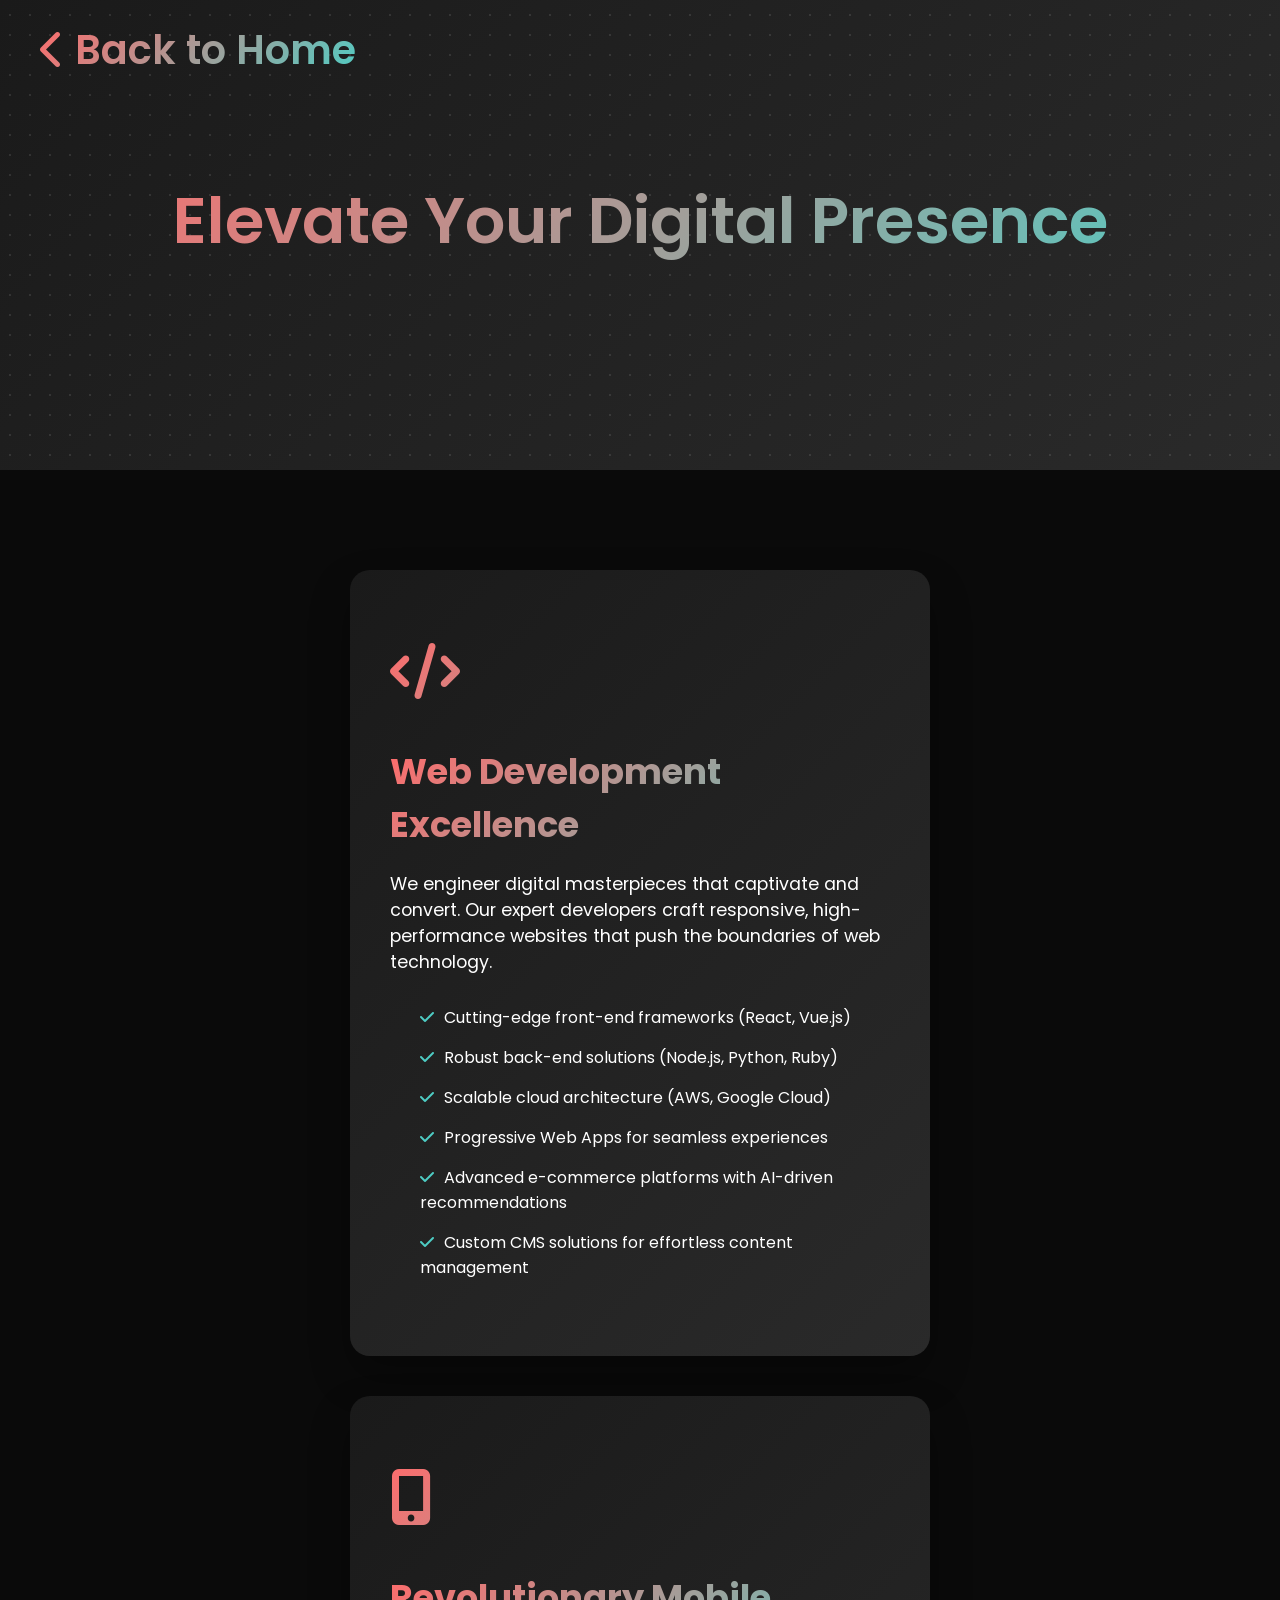
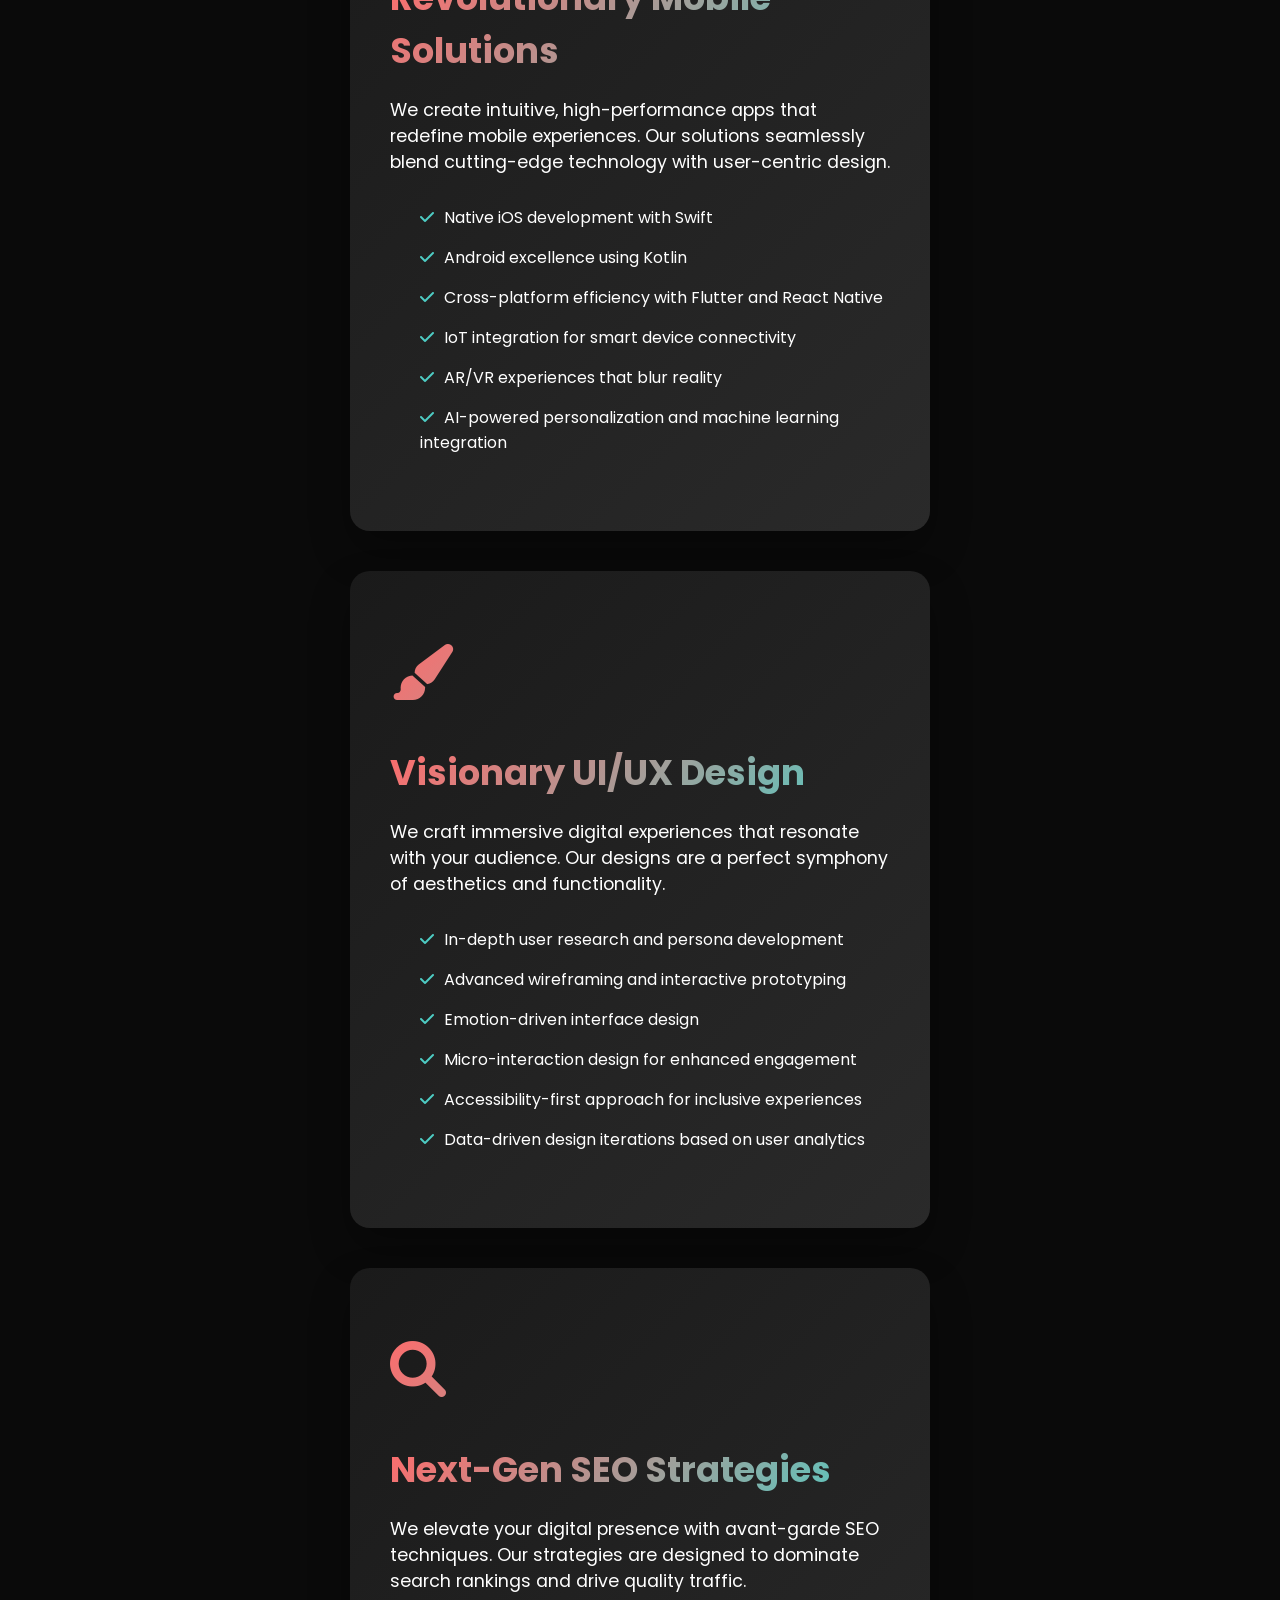
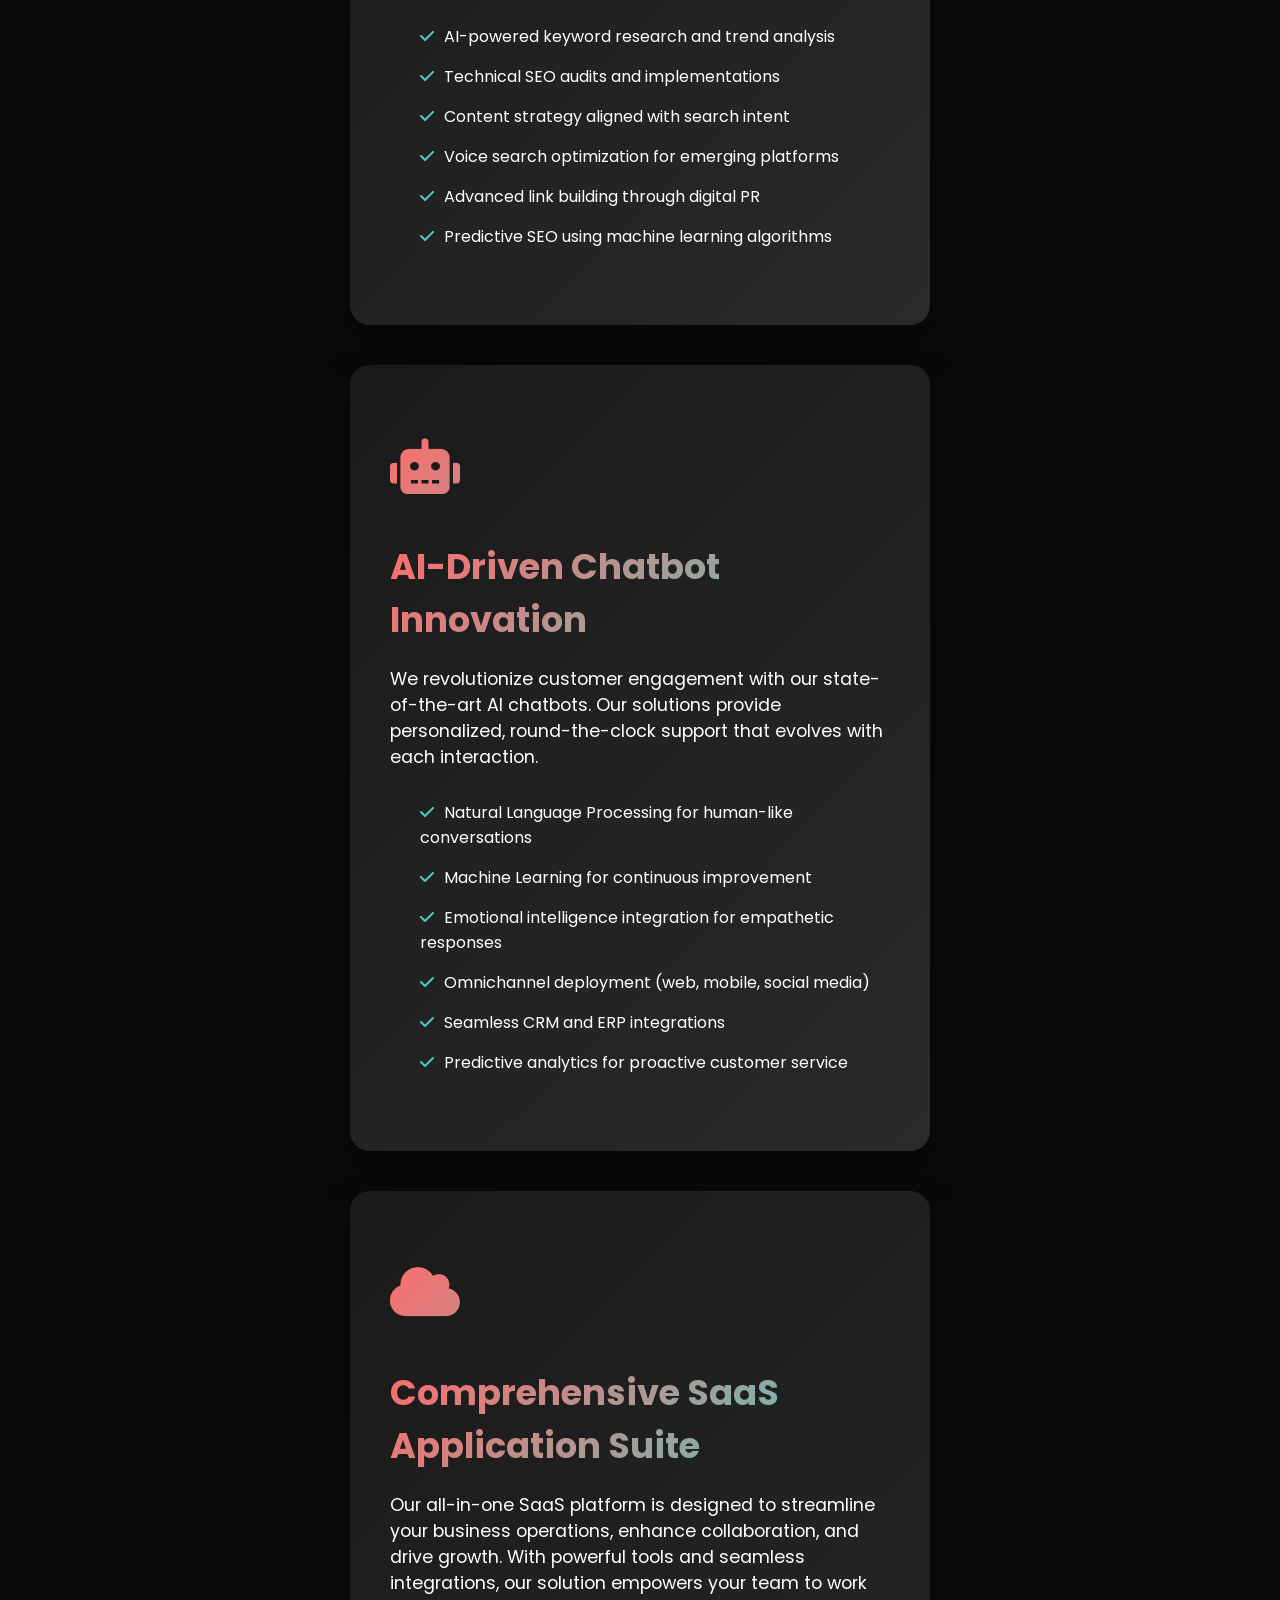
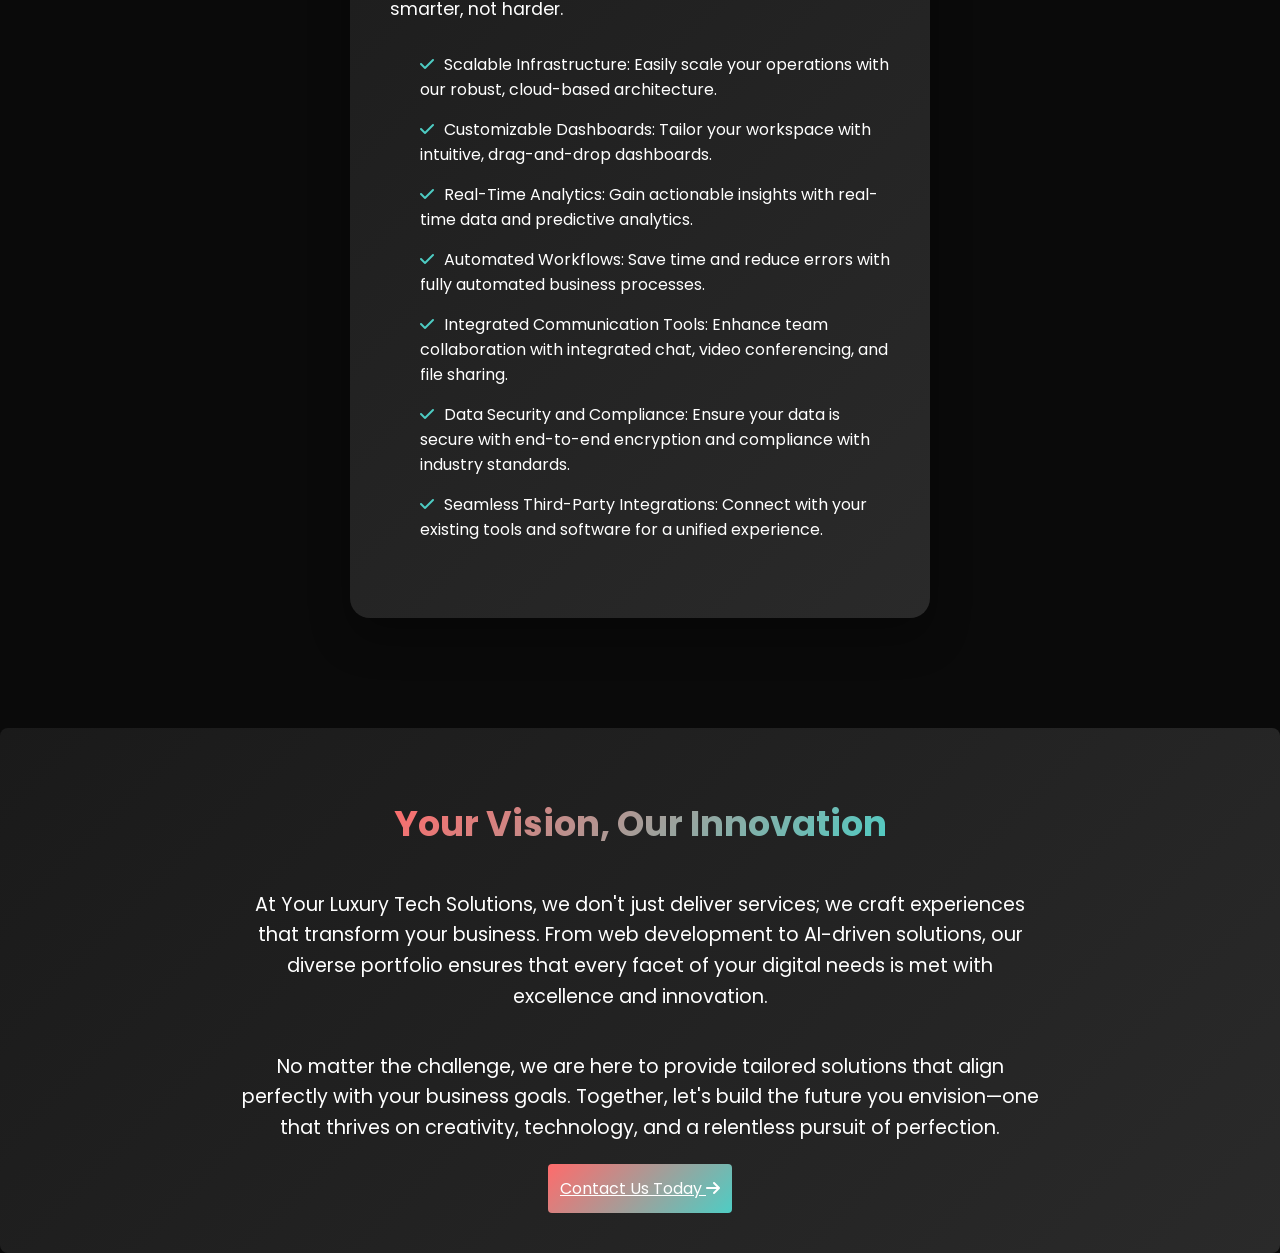
<file: all-services.html>
<!DOCTYPE html>
<html lang="en">
<head>
    <meta charset="UTF-8">
    <meta name="viewport" content="width=device-width, initial-scale=1.0">
    <title>Our Services - Your Luxury Tech Solutions</title>
    <link rel="stylesheet" href="servicesStyles.css">
    <link rel="stylesheet" href="https://cdnjs.cloudflare.com/ajax/libs/font-awesome/6.0.0-beta3/css/all.min.css">
</head>
<body>
    <header>
        <!-- Add your navigation menu here -->
        <nav>
            <a href="index.html" class="back-button">
                <i class="fas fa-chevron-left"></i> Back to Home
            </a>
        </nav>
    </header>

    <main class="all-services-page">
        <section class="hero-section">
            <h1>Elevate Your Digital Presence</h1>
            <p>Bespoke solutions crafted with precision and innovation</p>
        </section>

        <section class="services-container">
            <div class="service-column" data-service="web">
                <div class="service-icon"><i class="fas fa-code"></i></div>
                <h2>Web Development Excellence</h2>
                <p>We engineer digital masterpieces that captivate and convert. Our expert developers craft responsive, high-performance websites that push the boundaries of web technology.</p>
                <ul>
                    <li>Cutting-edge front-end frameworks (React, Vue.js)</li>
                    <li>Robust back-end solutions (Node.js, Python, Ruby)</li>
                    <li>Scalable cloud architecture (AWS, Google Cloud)</li>
                    <li>Progressive Web Apps for seamless experiences</li>
                    <li>Advanced e-commerce platforms with AI-driven recommendations</li>
                    <li>Custom CMS solutions for effortless content management</li>
                </ul>
            </div>

            <div class="service-column" data-service="mobile">
                <div class="service-icon"><i class="fas fa-mobile-alt"></i></div>
                <h2>Revolutionary Mobile Solutions</h2>
                <p>We create intuitive, high-performance apps that redefine mobile experiences. Our solutions seamlessly blend cutting-edge technology with user-centric design.</p>
                <ul>
                    <li>Native iOS development with Swift</li>
                    <li>Android excellence using Kotlin</li>
                    <li>Cross-platform efficiency with Flutter and React Native</li>
                    <li>IoT integration for smart device connectivity</li>
                    <li>AR/VR experiences that blur reality</li>
                    <li>AI-powered personalization and machine learning integration</li>
                </ul>
            </div>

            <div class="service-column" data-service="uiux">
                <div class="service-icon"><i class="fas fa-paint-brush"></i></div>
                <h2>Visionary UI/UX Design</h2>
                <p>We craft immersive digital experiences that resonate with your audience. Our designs are a perfect symphony of aesthetics and functionality.</p>
                <ul>
                    <li>In-depth user research and persona development</li>
                    <li>Advanced wireframing and interactive prototyping</li>
                    <li>Emotion-driven interface design</li>
                    <li>Micro-interaction design for enhanced engagement</li>
                    <li>Accessibility-first approach for inclusive experiences</li>
                    <li>Data-driven design iterations based on user analytics</li>
                </ul>
            </div>

            <div class="service-column" data-service="seo">
                <div class="service-icon"><i class="fas fa-search"></i></div>
                <h2>Next-Gen SEO Strategies</h2>
                <p>We elevate your digital presence with avant-garde SEO techniques. Our strategies are designed to dominate search rankings and drive quality traffic.</p>
                <ul>
                    <li>AI-powered keyword research and trend analysis</li>
                    <li>Technical SEO audits and implementations</li>
                    <li>Content strategy aligned with search intent</li>
                    <li>Voice search optimization for emerging platforms</li>
                    <li>Advanced link building through digital PR</li>
                    <li>Predictive SEO using machine learning algorithms</li>
                </ul>
            </div>

            <div class="service-column" data-service="chatbot">
                <div class="service-icon"><i class="fas fa-robot"></i></div>
                <h2>AI-Driven Chatbot Innovation</h2>
                <p>We revolutionize customer engagement with our state-of-the-art AI chatbots. Our solutions provide personalized, round-the-clock support that evolves with each interaction.</p>
                <ul>
                    <li>Natural Language Processing for human-like conversations</li>
                    <li>Machine Learning for continuous improvement</li>
                    <li>Emotional intelligence integration for empathetic responses</li>
                    <li>Omnichannel deployment (web, mobile, social media)</li>
                    <li>Seamless CRM and ERP integrations</li>
                    <li>Predictive analytics for proactive customer service</li>
                </ul>
            </div>
            <div class="service-column" data-service="saas">
                <div class="service-icon"><i class="fas fa-cloud"></i></div>
                <h2>Comprehensive SaaS Application Suite</h2>
                <p>Our all-in-one SaaS platform is designed to streamline your business operations, enhance collaboration, and drive growth. With powerful tools and seamless integrations, our solution empowers your team to work smarter, not harder.</p>
                <ul>
                    <li>Scalable Infrastructure: Easily scale your operations with our robust, cloud-based architecture.</li>
                    <li>Customizable Dashboards: Tailor your workspace with intuitive, drag-and-drop dashboards.</li>
                    <li>Real-Time Analytics: Gain actionable insights with real-time data and predictive analytics.</li>
                    <li>Automated Workflows: Save time and reduce errors with fully automated business processes.</li>
                    <li>Integrated Communication Tools: Enhance team collaboration with integrated chat, video conferencing, and file sharing.</li>
                    <li>Data Security and Compliance: Ensure your data is secure with end-to-end encryption and compliance with industry standards.</li>
                    <li>Seamless Third-Party Integrations: Connect with your existing tools and software for a unified experience.</li>
                 </ul>
            </div>
            
        </section>
        <section class="conclusion-section">
            <h2>Your Vision, Our Innovation</h2>
            <p>At Your Luxury Tech Solutions, we don't just deliver services; we craft experiences that transform your business. From web development to AI-driven solutions, our diverse portfolio ensures that every facet of your digital needs is met with excellence and innovation.</p>
            <p>No matter the challenge, we are here to provide tailored solutions that align perfectly with your business goals. Together, let's build the future you envision—one that thrives on creativity, technology, and a relentless pursuit of perfection.</p>
            <a href="contact" class="contact-link">Contact Us Today <i class="fas fa-arrow-right"></i></a>
        </section>
    </main>

    <footer>
        <!-- Add your footer content here -->
    </footer>

    <script src="script.js"></script>
</body>
<div class="luxury-decor"></div>
</html>
</file>
<file: servicesStyles.css>
@import url('https://fonts.googleapis.com/css2?family=Poppins:wght@300;400;600&display=swap');

body {
    font-family: 'Poppins', sans-serif;
    background-color: #0a0a0a;
    color: #ffffff;
    margin: 0;
    padding: 0;

}
.back-button {
    position: fixed;
    top: 20px;
    left: 40px;
    background: linear-gradient(135deg, #ff6b6b, #4ecdc4);
    -webkit-background-clip: text;
    -webkit-text-fill-color: transparent;
    text-decoration: none;
    font-weight: 600;
    font-size: 40px;
    transition: all 0.3s ease;
    z-index: 1000;
}
.all-services-page {
    overflow: hidden;
}

.hero-section {
    background: linear-gradient(135deg, #1a1a1a, #2a2a2a);
    text-align: center;
    padding: 120px 20px;
    position: relative;
    overflow: hidden;
}

.hero-section::before {
    content: '';
    position: absolute;
    top: -50%;
    left: -50%;
    width: 200%;
    height: 200%;
    background: radial-gradient(circle, rgba(255,255,255,0.1) 10%, transparent 10.2%);
    background-size: 20px 20px;
      z-index: 1;
}

.hero-section h1, .hero-section p {
    position: relative;
    z-index: 2;
}

.hero-section h1 {
    font-size: 4rem;
    font-weight: 600;
    background: linear-gradient(135deg, #ff6b6b, #4ecdc4);
    -webkit-background-clip: text;
    -webkit-text-fill-color: transparent;
    animation: fadeInDown 1s ease-out;
}

.hero-section p {
    font-size: 1.2rem;
    max-width: 600px;
    margin: 0 auto;
    animation: fadeInUp 1s ease-out 0.5s forwards;
    opacity: 0;
}

.services-container {
    display: flex;
    flex-wrap: wrap;
    justify-content: space-around;
    gap: 40px;
    padding: 100px 5%;
    background: #0a0a0a;
}

.service-column {
    max-width: 500px;
    background: linear-gradient(135deg, #1a1a1a, #2a2a2a);
    border-radius: 20px;
    padding: 60px 40px;
    box-shadow: 0 20px 40px rgba(0, 0, 0, 0.3);
    transition: all 0.5s cubic-bezier(0.23, 1, 0.32, 1);
    overflow: hidden;
}



.service-column:hover {
    transform: translateY(-20px) scale(1.03);
    box-shadow: 0 30px 60px rgba(0, 0, 0, 0.5);
}

.service-icon {
    font-size: 3.5rem;
    margin-bottom: 30px;
    background: linear-gradient(135deg, #ff6b6b, #4ecdc4);
    -webkit-background-clip: text;
    -webkit-text-fill-color: transparent;
    transition: all 0.3s ease;
}

.service-column:hover .service-icon {
    transform: scale(1.2) rotate(10deg);
}

.service-column h2 {
    font-size: 2.2rem;
    margin-bottom: 20px;
    background: linear-gradient(135deg, #ff6b6b, #4ecdc4);
    -webkit-background-clip: text;
    -webkit-text-fill-color: transparent;
}

.service-column p {
    margin-bottom: 30px;
    font-size: 1.1rem;
}

.service-column ul {
    list-style-type: none;
    padding-left: 0;
}

.service-column ul li {
    margin-bottom: 15px;

    padding-left: 30px;
    font-size: 1rem;
}

.service-column ul li::before {
    content: '\f00c';
    font-family: 'Font Awesome 5 Free';
    font-weight: 900;
    color: #4ecdc4;
    padding-right: 10px;
}


.conclusion-section {
     background: linear-gradient(135deg, #1a1a1a, #2a2a2a);
    padding: 40px 20px;
    text-align: center;
    margin-top: 10px; 
    border-radius: 8px; 
    display: flex;
    flex-direction: column; 
    align-items: center; 
    justify-content: center; 
    text-align: center; 
}

.conclusion-section h2 {
    font-size: 2.2rem;
    background: linear-gradient(135deg, #ff6b6b, #4ecdc4);
    -webkit-background-clip: text;
    -webkit-text-fill-color: transparent;
    text-decoration: none;
    margin-bottom: 20px;
}
.conclusion-section p {
    font-size: 1.2rem;
    color: #ffffff; /* Medium color for the paragraph text */
    line-height: 1.6;
    margin-bottom: 20px;
    max-width: 800px;
    margin-left: auto;
    margin-right: auto;
}

 .contact-link{

    background: linear-gradient(135deg, #ff6b6b, #4ecdc4);

    color: white;
    padding: 0.75rem;
    border: none;
    border-radius: 4px;
    cursor: pointer;
    font-size: 1rem;
    transition: background-color 0.3s ease;
}
</file>
